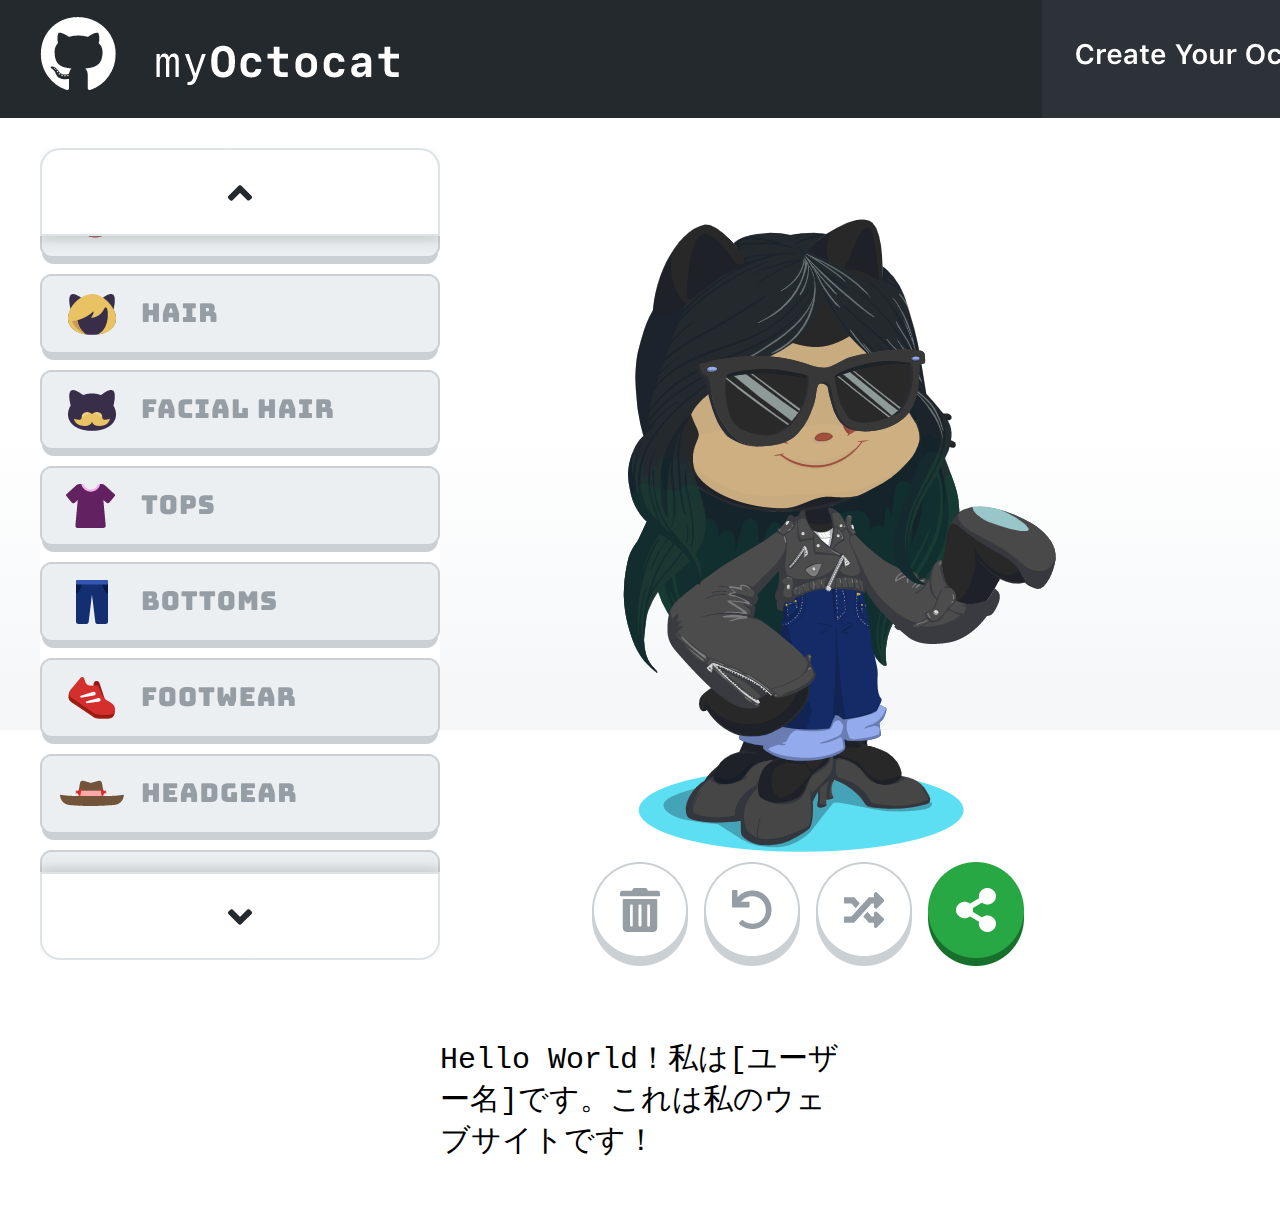
<file: index.html>
<!DOCTYPE html>

<html>
<head>
  <meta http-equiv="Content-Type" content="text/html; charset=utf-8"/>
  <title>my-first-website</title>
  <LINK href="styles.css" rel="stylesheet" type="text/css">
</head>

<body>

<img src="http://digdig336336.github.io/images/create-octocat.png" />

<!-- Change this code here by copy and pasting your template on line 15 -->
<p> Hello World！私は[ユーザー名]です。これは私のウェブサイトです！</ p>

</body>
</html>
</file>
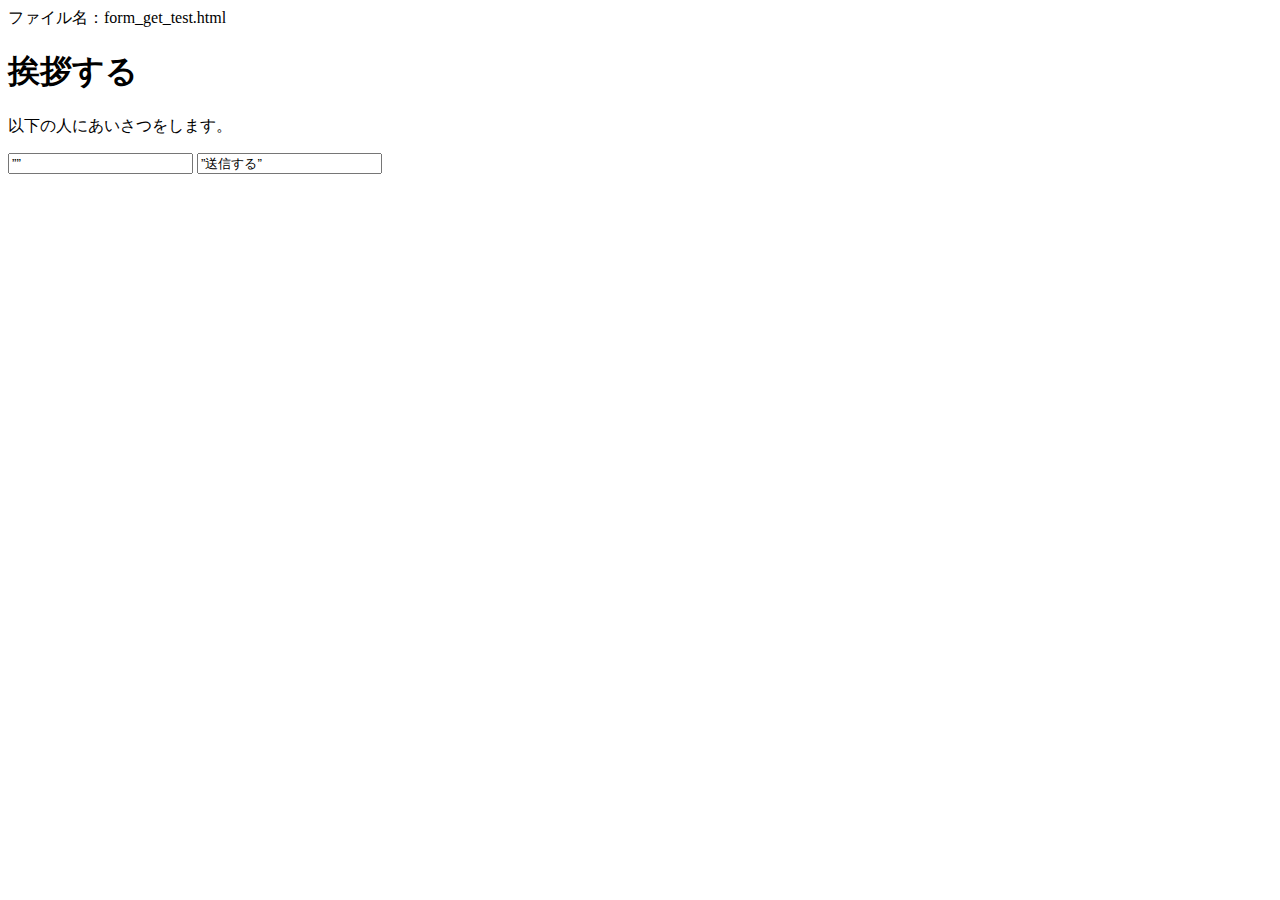
<file: 190920sample.html>
ファイル名：form_get_test.html

<html>
<head><title>フォームサンプルプログラム【GET】</title></head>
<body>

<form action=”./form_get_test.php” method=”GET”>

<h1>挨拶する</h1>
<p>以下の人にあいさつをします。</p>
<input type=”text” name=”myName” value=”” />
<input type=”submit” name=”buttonName” value=”送信する”>
</form>

</body>
</html>
</file>
<file: styles.css>
* {
  margin:0px;
  padding:0px;
}

#octocat {
  display: block;
  width:384px;
  margin: 50px auto;
}

p {
  display: block;
  width: 400px;
  margin: 50px auto;
  font: 30px Monaco,"Courier New","DejaVu Sans Mono","Bitstream Vera Sans Mono",monospace;
}
</file>
